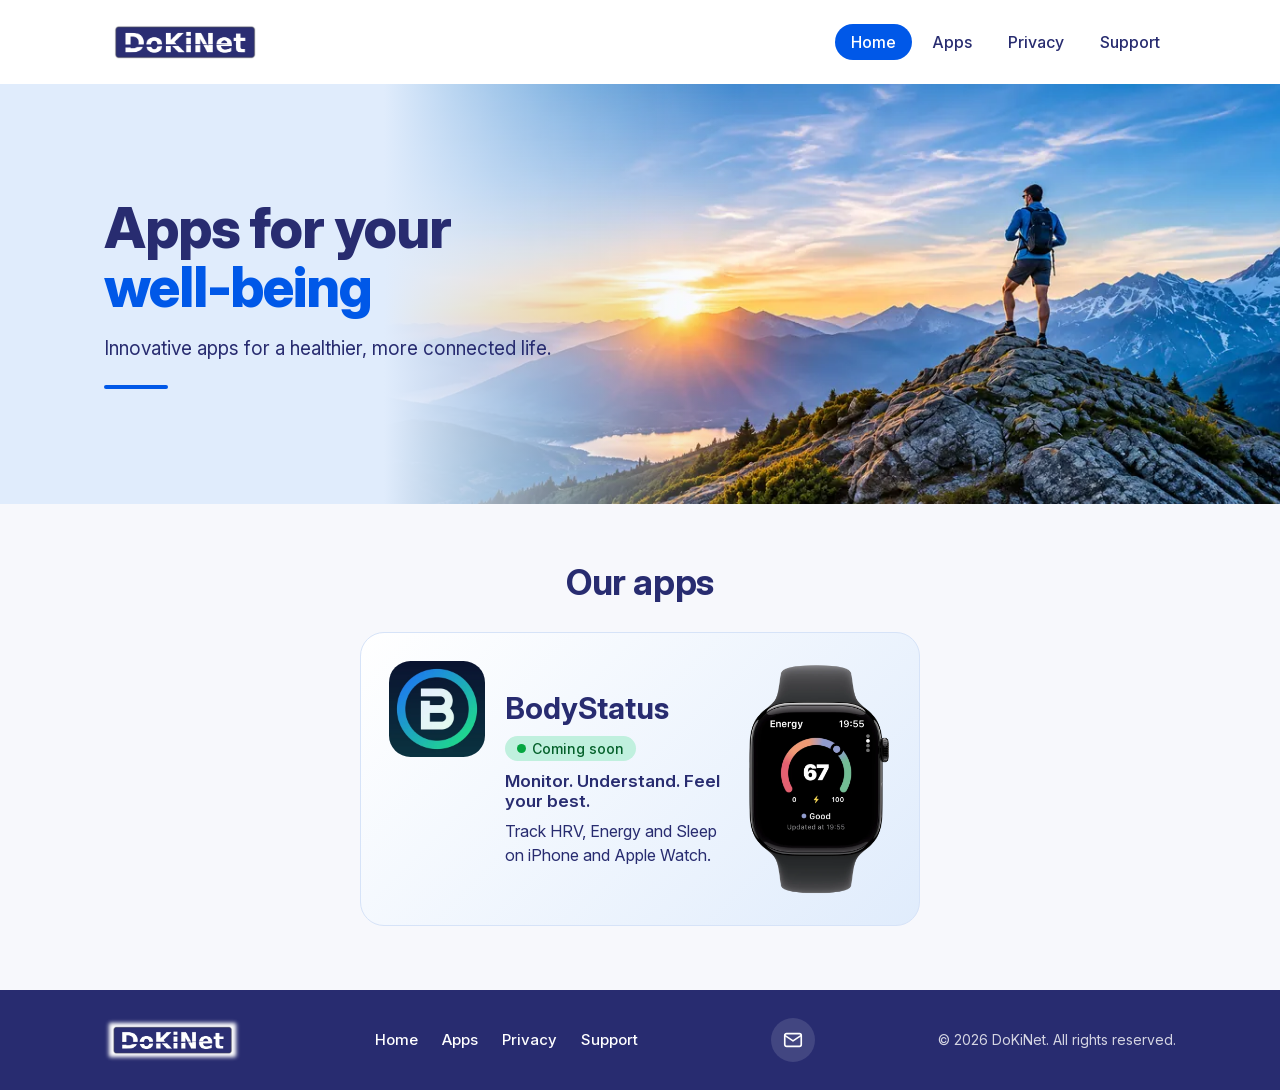
<file: index.html>
<!DOCTYPE html>
<html lang="en">
<head>
  <meta charset="utf-8">
  <meta name="viewport" content="width=device-width, initial-scale=1">
  <title>DoKiNet – Apps for your well-being</title>
  <meta name="description" content="DoKiNet develops apps for iPhone and Apple Watch that help you monitor your well-being.">
  <link rel="preload" href="fonts/InterVariable.woff2" as="font" type="font/woff2" crossorigin>
  <link rel="stylesheet" href="style.css">
  <link rel="icon" href="favicon.ico" sizes="48x48">
  <link rel="apple-touch-icon" href="apple-touch-icon.png">
</head>
<body>
  <header class="site-header">
    <div class="wrap">
      <a class="logo" href="./"><img src="images/dokinet-logo.png" alt="DoKiNet" width="440" height="141"></a>
      <nav class="menu" aria-label="Main">
        <a href="./" aria-current="page">Home</a>
        <a href="#apps">Apps</a>
        <a href="privacy/">Privacy</a>
        <a href="support/">Support</a>
      </nav>
    </div>
  </header>

  <main>
    <section class="hero">
      <img class="hero-photo"
           src="images/hiker-sunrise-2048.webp"
           srcset="images/hiker-sunrise-1200.webp 1200w, images/hiker-sunrise-2048.webp 2048w"
           sizes="(max-width: 700px) 100vw, 72vw"
           width="2048" height="768" alt="">
      <div class="wrap">
        <div class="hero-text">
          <h1>Apps for your <span>well-being</span></h1>
          <p>Innovative apps for a healthier, more connected life.</p>
          <div class="hero-bar"></div>
        </div>
      </div>
    </section>

    <section class="apps" id="apps">
      <div class="wrap">
        <h2>Our apps</h2>
        <div class="app-grid">
          <article class="app-card">
            <img class="app-icon" src="images/bodystatus-icon-288.webp" width="288" height="288" alt="BodyStatus app icon">
            <div>
              <h3>BodyStatus</h3>
              <span class="status">Coming soon</span>
              <p class="app-tagline">Monitor. Understand. Feel your best.</p>
              <p class="app-description">Track HRV, Energy and Sleep on iPhone and Apple&nbsp;Watch.</p>
            </div>
            <img class="app-device" src="images/bodystatus-watch-energy.webp" width="560" height="880" alt="BodyStatus on Apple Watch showing the Energy screen">
          </article>
        </div>
      </div>
    </section>
  </main>

  <footer class="site-footer">
    <div class="wrap">
      <a class="logo" href="./"><img src="images/dokinet-logo.png" alt="DoKiNet" width="440" height="141"></a>
      <nav class="menu" aria-label="Footer">
        <a href="./">Home</a>
        <a href="#apps">Apps</a>
        <a href="privacy/">Privacy</a>
        <a href="support/">Support</a>
      </nav>
      <div class="footer-links">
        <a class="icon-link" href="mailto:support@dokinet.com" title="Email" aria-label="Email support@dokinet.com">
          <svg viewBox="0 0 24 24" aria-hidden="true"><rect x="3" y="5" width="18" height="14" rx="2"/><path d="M3 7l9 6 9-6"/></svg>
        </a>
      </div>
      <p class="copyright">&copy; 2026 DoKiNet. All rights reserved.</p>
    </div>
  </footer>
</body>
</html>
</file>
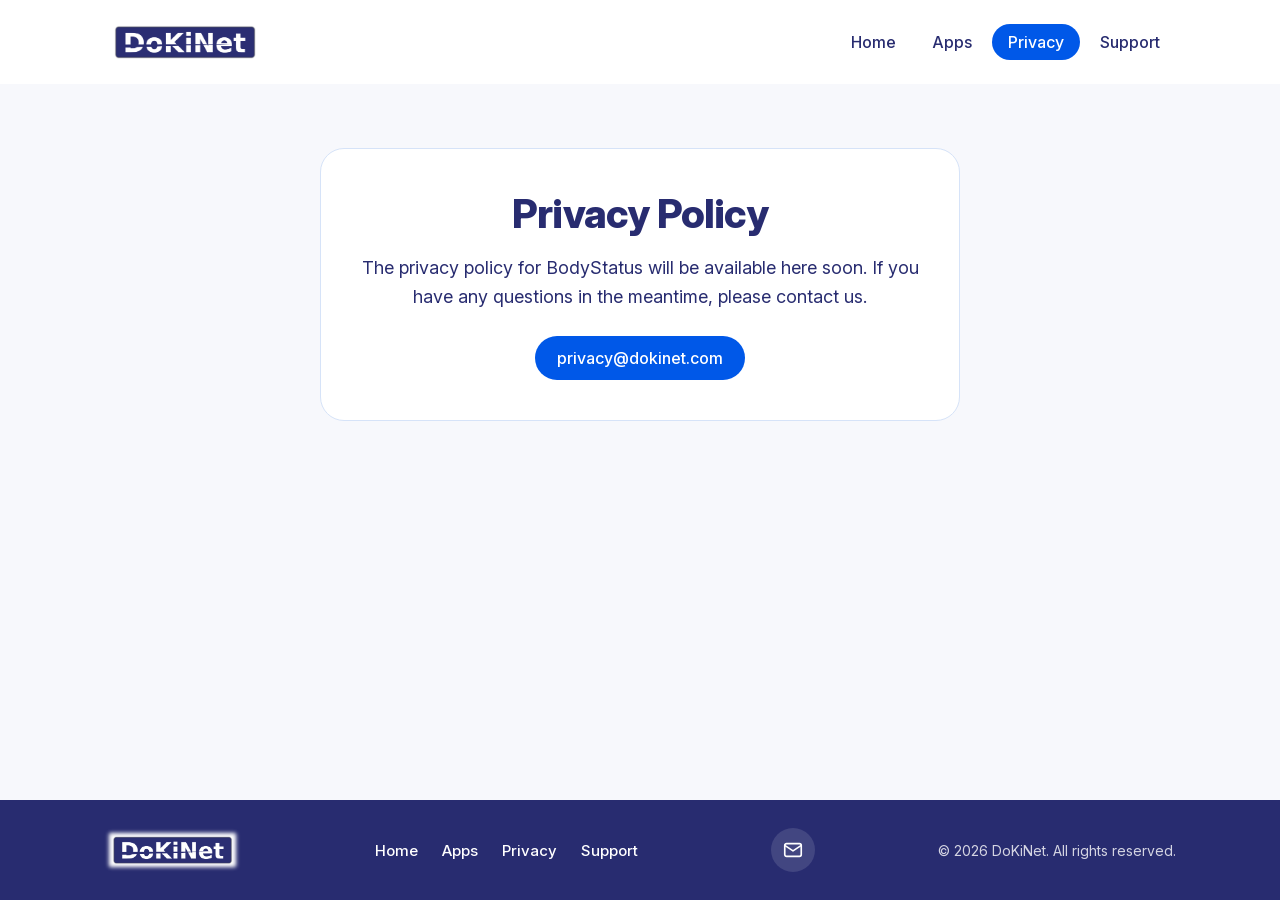
<file: privacy/index.html>
<!DOCTYPE html>
<html lang="en">
<head>
  <meta charset="utf-8">
  <meta name="viewport" content="width=device-width, initial-scale=1">
  <title>Privacy Policy – DoKiNet</title>
  <link rel="preload" href="../fonts/InterVariable.woff2" as="font" type="font/woff2" crossorigin>
  <link rel="stylesheet" href="../style.css">
  <link rel="icon" href="../favicon.ico" sizes="48x48">
  <link rel="apple-touch-icon" href="../apple-touch-icon.png">
</head>
<body>
  <header class="site-header">
    <div class="wrap">
      <a class="logo" href="../"><img src="../images/dokinet-logo.png" alt="DoKiNet" width="440" height="141"></a>
      <nav class="menu" aria-label="Main">
        <a href="../">Home</a>
        <a href="../#apps">Apps</a>
        <a href="../privacy/" aria-current="page">Privacy</a>
        <a href="../support/">Support</a>
      </nav>
    </div>
  </header>

  <main class="simple">
    <div class="wrap">
      <div class="simple-box">
        <h1>Privacy Policy</h1>
        <p>The privacy policy for BodyStatus will be available here soon. If you have any questions in the meantime, please contact us.</p>
        <a class="button" href="mailto:privacy@dokinet.com">privacy@dokinet.com</a>
      </div>
    </div>
  </main>

  <footer class="site-footer">
    <div class="wrap">
      <a class="logo" href="../"><img src="../images/dokinet-logo.png" alt="DoKiNet" width="440" height="141"></a>
      <nav class="menu" aria-label="Footer">
        <a href="../">Home</a>
        <a href="../#apps">Apps</a>
        <a href="../privacy/">Privacy</a>
        <a href="../support/">Support</a>
      </nav>
      <div class="footer-links">
        <a class="icon-link" href="mailto:support@dokinet.com" title="Email" aria-label="Email support@dokinet.com">
          <svg viewBox="0 0 24 24" aria-hidden="true"><rect x="3" y="5" width="18" height="14" rx="2"/><path d="M3 7l9 6 9-6"/></svg>
        </a>
      </div>
      <p class="copyright">&copy; 2026 DoKiNet. All rights reserved.</p>
    </div>
  </footer>
</body>
</html>
</file>
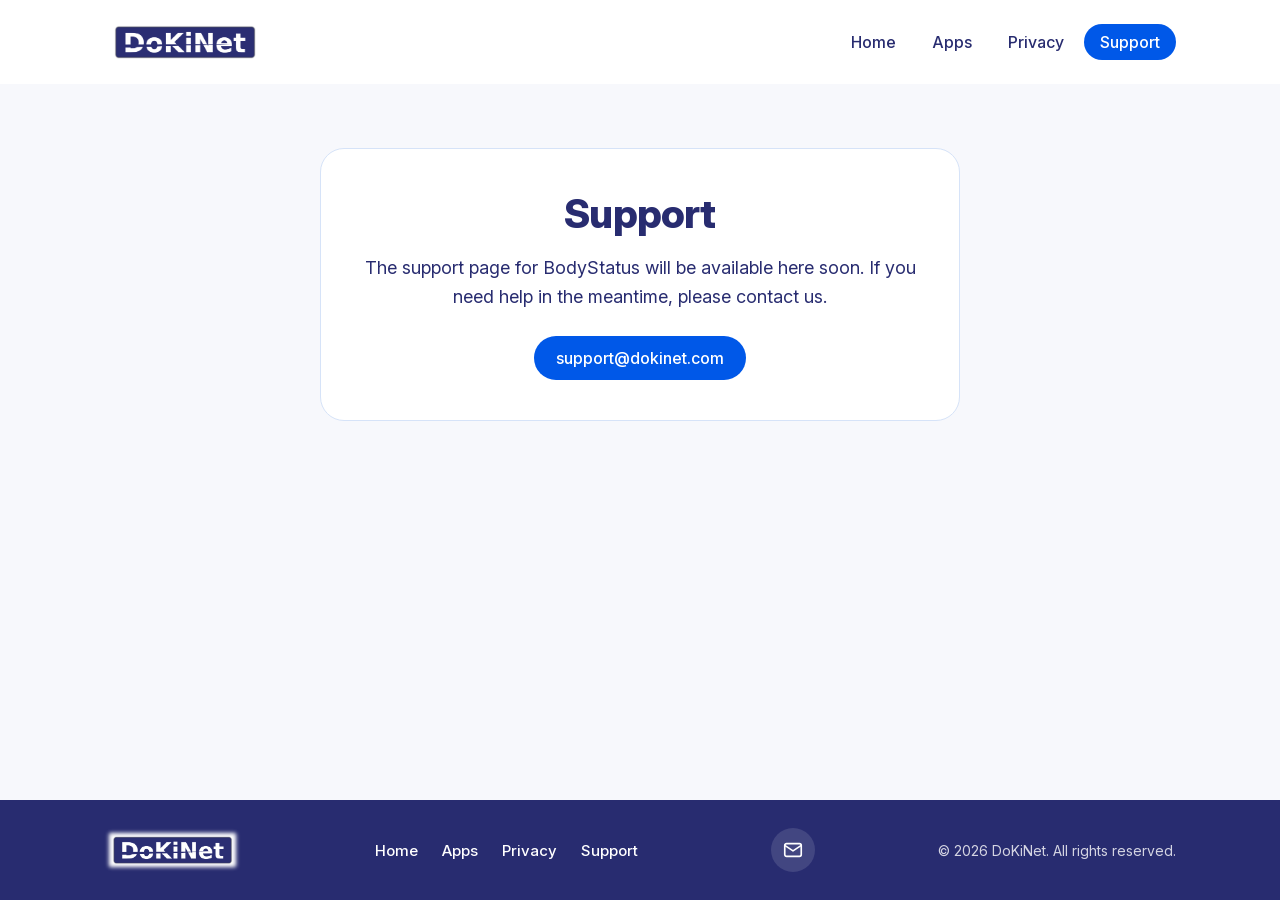
<file: support/index.html>
<!DOCTYPE html>
<html lang="en">
<head>
  <meta charset="utf-8">
  <meta name="viewport" content="width=device-width, initial-scale=1">
  <title>Support – DoKiNet</title>
  <link rel="preload" href="../fonts/InterVariable.woff2" as="font" type="font/woff2" crossorigin>
  <link rel="stylesheet" href="../style.css">
  <link rel="icon" href="../favicon.ico" sizes="48x48">
  <link rel="apple-touch-icon" href="../apple-touch-icon.png">
</head>
<body>
  <header class="site-header">
    <div class="wrap">
      <a class="logo" href="../"><img src="../images/dokinet-logo.png" alt="DoKiNet" width="440" height="141"></a>
      <nav class="menu" aria-label="Main">
        <a href="../">Home</a>
        <a href="../#apps">Apps</a>
        <a href="../privacy/">Privacy</a>
        <a href="../support/" aria-current="page">Support</a>
      </nav>
    </div>
  </header>

  <main class="simple">
    <div class="wrap">
      <div class="simple-box">
        <h1>Support</h1>
        <p>The support page for BodyStatus will be available here soon. If you need help in the meantime, please contact us.</p>
        <a class="button" href="mailto:support@dokinet.com">support@dokinet.com</a>
      </div>
    </div>
  </main>

  <footer class="site-footer">
    <div class="wrap">
      <a class="logo" href="../"><img src="../images/dokinet-logo.png" alt="DoKiNet" width="440" height="141"></a>
      <nav class="menu" aria-label="Footer">
        <a href="../">Home</a>
        <a href="../#apps">Apps</a>
        <a href="../privacy/">Privacy</a>
        <a href="../support/">Support</a>
      </nav>
      <div class="footer-links">
        <a class="icon-link" href="mailto:support@dokinet.com" title="Email" aria-label="Email support@dokinet.com">
          <svg viewBox="0 0 24 24" aria-hidden="true"><rect x="3" y="5" width="18" height="14" rx="2"/><path d="M3 7l9 6 9-6"/></svg>
        </a>
      </div>
      <p class="copyright">&copy; 2026 DoKiNet. All rights reserved.</p>
    </div>
  </footer>
</body>
</html>
</file>
<file: style.css>
/* DoKiNet – shared stylesheet */

@font-face {
  font-family: "Inter";
  src: url("fonts/InterVariable.woff2") format("woff2");
  font-weight: 100 900;
  font-style: normal;
  font-display: swap;
}

:root {
  --indigo: #282C70;
  --blue: #0058E8;
  --light: #E0ECFC;
  --page: #F7F8FC;
  --white: #FFFFFF;
  --green: #04A640;
  --green-bg: #C0F0DE;
  --green-text: #04602A;
  --card-border: #D6E3F8;
}

*,
*::before,
*::after {
  box-sizing: border-box;
}

html {
  -webkit-text-size-adjust: 100%;
}

body {
  margin: 0;
  min-height: 100vh;
  display: flex;
  flex-direction: column;
  font-family: "Inter", -apple-system, BlinkMacSystemFont, "Segoe UI", Roboto, sans-serif;
  color: var(--indigo);
  background: var(--page);
}

main {
  flex: 1;
}

img {
  max-width: 100%;
}

a {
  color: inherit;
  text-decoration: none;
}

a:focus-visible {
  outline: 3px solid var(--blue);
  outline-offset: 3px;
  border-radius: 6px;
}

.wrap {
  max-width: 1120px;
  margin: 0 auto;
  padding: 0 24px;
}

/* Header */

.site-header {
  background: var(--white);
}

.site-header .wrap {
  display: flex;
  justify-content: space-between;
  align-items: center;
  padding-top: 16px;
  padding-bottom: 16px;
}

.site-header .logo img {
  display: block;
  height: 52px;
  width: auto;
}

.menu a {
  display: inline-block;
  padding: 8px 16px;
  border-radius: 20px;
  font-size: 16px;
  font-weight: 500;
}

.menu a:hover {
  background: var(--light);
}

.menu a[aria-current="page"] {
  background: var(--blue);
  color: var(--white);
}

/* Opening section */

.hero {
  position: relative;
  overflow: hidden;
  background: var(--light);
}

.hero .wrap {
  position: relative;
  z-index: 1;
  min-height: 420px;
  display: flex;
  align-items: center;
}

.hero-text {
  max-width: min(520px, 48%);
  padding: 48px 0;
}

.hero h1 {
  margin: 0;
  font-size: 56px;
  font-weight: 800;
  line-height: 1.05;
  letter-spacing: -0.02em;
}

.hero h1 span {
  color: var(--blue);
  white-space: nowrap;
}

.hero p {
  margin: 18px 0 0;
  font-size: 19px;
  line-height: 1.5;
}

.hero-bar {
  width: 64px;
  height: 4px;
  margin-top: 22px;
  border-radius: 2px;
  background: var(--blue);
}

.hero-photo {
  position: absolute;
  top: 0;
  right: 0;
  width: 72%;
  height: 100%;
  object-fit: cover;
  object-position: 70% center;
}

.hero::after {
  content: "";
  position: absolute;
  inset: 0;
  background: linear-gradient(90deg, var(--light) 30%, rgba(224, 236, 252, 0) 58%);
}

@media (max-width: 1000px) {
  .hero h1 {
    font-size: 46px;
  }

  .hero::after {
    background: linear-gradient(90deg, var(--light) 40%, rgba(224, 236, 252, 0) 66%);
  }
}

/* Apps */

.apps {
  padding: 56px 0 64px;
}

.apps h2 {
  margin: 0 0 28px;
  text-align: center;
  font-size: 36px;
  font-weight: 700;
  letter-spacing: -0.01em;
}

.app-grid {
  display: grid;
  grid-template-columns: repeat(auto-fit, minmax(320px, 560px));
  justify-content: center;
  gap: 24px;
}

.app-card {
  display: grid;
  grid-template-columns: 96px 1fr 150px;
  gap: 20px;
  align-items: center;
  padding: 28px;
  border: 1px solid var(--card-border);
  border-radius: 24px;
  background: linear-gradient(135deg, var(--white) 0%, var(--light) 100%);
}

.app-icon {
  align-self: start;
  display: block;
  width: 96px;
  height: 96px;
  border-radius: 22.37%;
}

.app-card h3 {
  margin: 0;
  font-size: 30px;
  font-weight: 700;
}

.status {
  display: inline-flex;
  align-items: center;
  gap: 6px;
  margin: 10px 0;
  padding: 4px 12px;
  border-radius: 14px;
  background: var(--green-bg);
  color: var(--green-text);
  font-size: 14px;
  font-weight: 500;
}

.status::before {
  content: "";
  width: 9px;
  height: 9px;
  border-radius: 50%;
  background: var(--green);
}

.app-tagline {
  margin: 0;
  font-size: 17px;
  font-weight: 600;
}

.app-description {
  margin: 8px 0 0;
  font-size: 16px;
  line-height: 1.5;
}

.app-device {
  display: block;
  width: 150px;
  height: auto;
}

/* Simple pages (privacy, support, error) */

.simple {
  padding: 64px 0 80px;
}

.simple-box {
  max-width: 640px;
  margin: 0 auto;
  padding: 40px;
  border: 1px solid var(--card-border);
  border-radius: 24px;
  background: var(--white);
  text-align: center;
}

.simple-box h1 {
  margin: 0 0 16px;
  font-size: 40px;
  font-weight: 800;
  letter-spacing: -0.02em;
}

.simple-box p {
  margin: 0 0 24px;
  font-size: 18px;
  line-height: 1.6;
}

.button {
  display: inline-block;
  padding: 12px 22px;
  border-radius: 24px;
  background: var(--blue);
  color: var(--white);
  font-size: 16px;
  font-weight: 500;
}

/* Footer */

.site-footer {
  background: var(--indigo);
  color: var(--white);
}

.site-footer .wrap {
  display: flex;
  flex-wrap: wrap;
  justify-content: space-between;
  align-items: center;
  gap: 20px;
  padding-top: 28px;
  padding-bottom: 28px;
}

.site-footer .logo img {
  display: block;
  height: 44px;
  width: auto;
}

.site-footer .menu a {
  padding: 6px 10px;
  font-size: 15px;
}

.site-footer .menu a:hover {
  background: rgba(255, 255, 255, 0.12);
}

.footer-links {
  display: flex;
  align-items: center;
  gap: 12px;
}

.icon-link {
  display: flex;
  align-items: center;
  justify-content: center;
  width: 44px;
  height: 44px;
  border-radius: 50%;
  background: rgba(255, 255, 255, 0.12);
}

.icon-link:hover {
  background: rgba(255, 255, 255, 0.22);
}

.icon-link svg {
  width: 22px;
  height: 22px;
  fill: none;
  stroke: var(--white);
  stroke-width: 1.8;
  stroke-linecap: round;
  stroke-linejoin: round;
}

.copyright {
  margin: 0;
  font-size: 14px;
  opacity: 0.8;
}

/* iPhone and small screens */

@media (max-width: 700px) {
  .site-header .wrap {
    flex-direction: column;
    gap: 10px;
  }

  .menu a {
    padding: 7px 12px;
    font-size: 15px;
  }

  .hero {
    display: flex;
    flex-direction: column;
  }

  .hero .wrap {
    display: block;
    min-height: 0;
    padding: 0;
  }

  .hero-text {
    max-width: none;
    padding: 32px 20px 24px;
  }

  .hero h1 {
    font-size: 40px;
  }

  .hero p {
    font-size: 17px;
  }

  .hero-photo {
    order: 2;
    position: static;
    display: block;
    width: 100%;
    height: 240px;
    object-position: 62% center;
  }

  .hero::after {
    display: none;
  }

  .apps {
    padding: 40px 0 48px;
  }

  .apps h2 {
    font-size: 28px;
  }

  .app-grid {
    grid-template-columns: 1fr;
  }

  .app-card {
    grid-template-columns: 72px 1fr;
    padding: 22px;
  }

  .app-icon {
    width: 72px;
    height: 72px;
  }

  .app-card h3 {
    font-size: 26px;
  }

  .app-device {
    grid-column: 1 / -1;
    justify-self: center;
    width: 140px;
  }

  .simple {
    padding: 40px 0 56px;
  }

  .simple-box {
    padding: 28px 20px;
  }

  .simple-box h1 {
    font-size: 30px;
  }

  .simple-box p {
    font-size: 17px;
  }

  .site-footer .wrap {
    flex-direction: column;
    text-align: center;
  }
}
</file>
